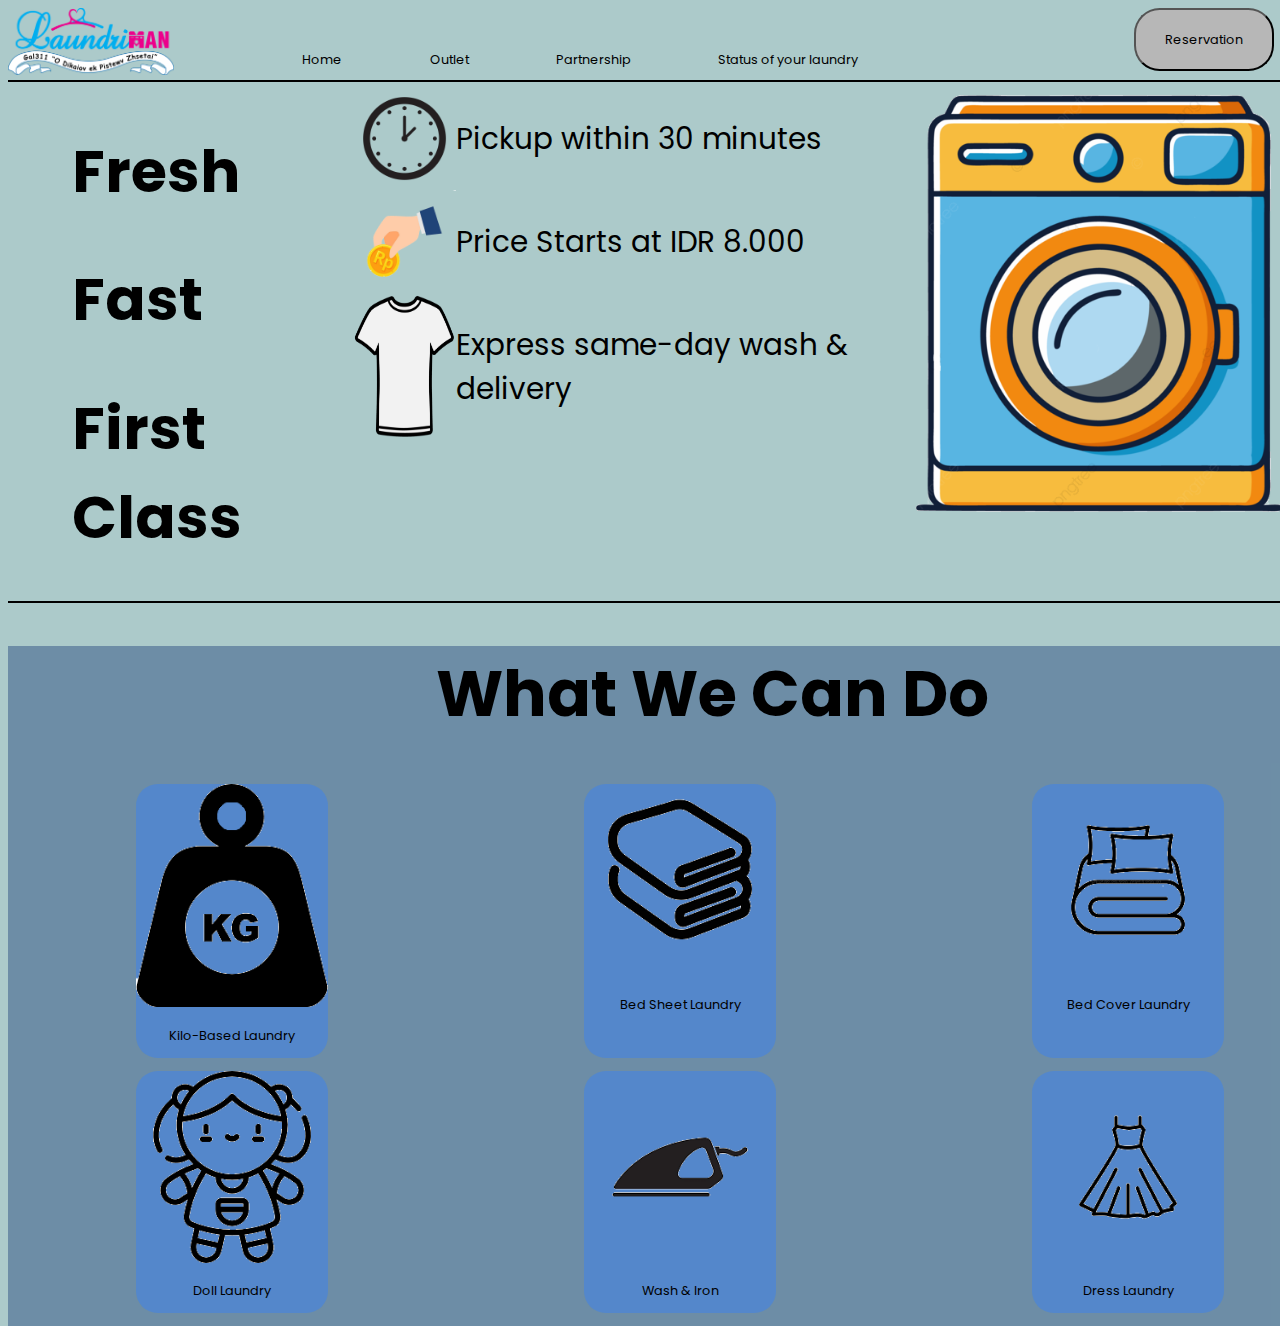
<file: index.html>
<!DOCTYPE html>
<html lang="en">

<head>
    <meta charset="UTF-8">
    <meta name="viewport" content="width=device-width, initial-scale=1.0">
    <title>Document</title>
    <link rel="stylesheet" href="style.css">
    <link rel="preconnect" href="https://fonts.googleapis.com">
    <link rel="preconnect" href="https://fonts.gstatic.com" crossorigin>
    <link rel="preconnect" href="https://fonts.googleapis.com">
    <link rel="preconnect" href="https://fonts.gstatic.com" crossorigin>
    <link
        href="https://fonts.googleapis.com/css2?family=Poppins:ital,wght@0,100;0,200;0,300;0,400;0,500;0,600;0,700;0,800;0,900;1,100;1,200;1,300;1,400;1,500;1,600;1,700;1,800;1,900&display=swap"
        rel="stylesheet">
</head>

<body>
    <header>
        <nav>
            <div class="navBar">
                <img src="images/logo.png" class="logo" alt="">
                <div class="navDiv">
                    <a class="navA" href="index.html">Home</a>
                    <a class="navA" href="outlet.html">Outlet</a>
                    <a class="navA" href="partnership.html">Partnership</a>
                    <a class="navA" href="status.html">Status of your laundry</a>
                </div>
                <div class="divBtn">
                    <button id="resvBtn">Reservation</button>
                </div>
            </div>
        </nav>

        <main>
            <div class="flavors">
                <div class="FlavorText">
                    <h1>Fresh</h1>
                    <h1>Fast</h1>
                    <h1>First Class</h1>
                </div>
                <div class="divFlavor">
                    <div class="flavorIMG">
                        <img src="images/clock.png" alt="graphic">
                        <p>Pickup within 30 minutes</p>
                    </div>
                    <div class="flavorIMG">
                        <img src="images/IDR.png" alt="graphic">
                        <p>Price Starts at IDR 8.000</p>
                    </div>
                    <div class="flavorIMG">
                        <img src="images/shirt.png" alt="graphic">
                        <p>Express same-day wash & delivery</p>
                    </div>
                </div>
                <div class="flavorPic">
                    <img src="images/washing machine.png" alt="graphic">
                </div>
            </div>
            <div class="resv">
                <p id="resvClose">X</p>
                <div class="resvCard">
                    <h1>Laundry Reservation</h1>
                    <div class="resvR">
                        <div class="resvF">
                            <h2>Name:</h2>
                            <input type="text" placeholder="Please Enter Your Name Here...">
                        </div>
                        <div class="resvF">
                            <h2>Address:</h2>
                            <input type="text" placeholder="Please Enter Your Adress Here...">
                        </div>
                    </div>
                    <div class="resvR2">
                        <div class="resvF">
                            <h2>Contact:</h2>
                            <input type="tel" placeholder="Please Enter Your Phone Number Here...">
                        </div>
                    </div>
                    <!-- <div class="resvR2">
                        <div class="resvF">
                            <h2>Select Type:</h2>
                            <p>later</p>
                        </div>
                        <div class="resvF">
                            <h2>Qty:</h2>
                            <p>later</p>
                        </div>
                    </div> -->
                    <div class="resvR3">
                        <h2>Order items</h2>
                        <form id="orderForm">
                            <div id="rowsContainer"></div>
                            <div class="actions">
                                <button type="submit" id="form-submit-btn">Submit order</button>
                            </div>
                        </form>
                    </div>
                    <div class="dateDiv">
                        <p>Please set up a pickup date</p>
                        <input type="date" id="myDate" value="2000-05-05">
                    </div>
                </div>
            </div>
            </div>
            <div class="info">
                <h1>What We Can Do</h1>
                <div class="infoR1">
                    <div class="infoCard">
                        <img src="images/kilo.png" alt="graphic">
                        <p>Kilo-Based Laundry</p>
                    </div>
                    <div class="infoCard">
                        <img src="images/bedsheet.png" alt="graphic">
                        <p>Bed Sheet Laundry</p>
                    </div>
                    <div class="infoCard">
                        <img src="images/bedcover.png" alt="graphic">
                        <p>Bed Cover Laundry</p>
                    </div>
                </div>
                <div class="infoR1">
                    <div class="infoCard">
                        <img src="images/doll.png" alt="graphic">
                        <p>Doll Laundry</p>
                    </div>
                    <div class="infoCard">
                        <img src="images/iron.png" alt="graphic">
                        <p>Wash & Iron</p>
                    </div>
                    <div class="infoCard">
                        <img src="images/dress.png" alt="graphic">
                        <p>Dress Laundry</p>
                    </div>
                </div>
            </div>
        </main>
    </header>

    <body></body>

    <script src="script.js"></script>
</body>

</html>
</file>
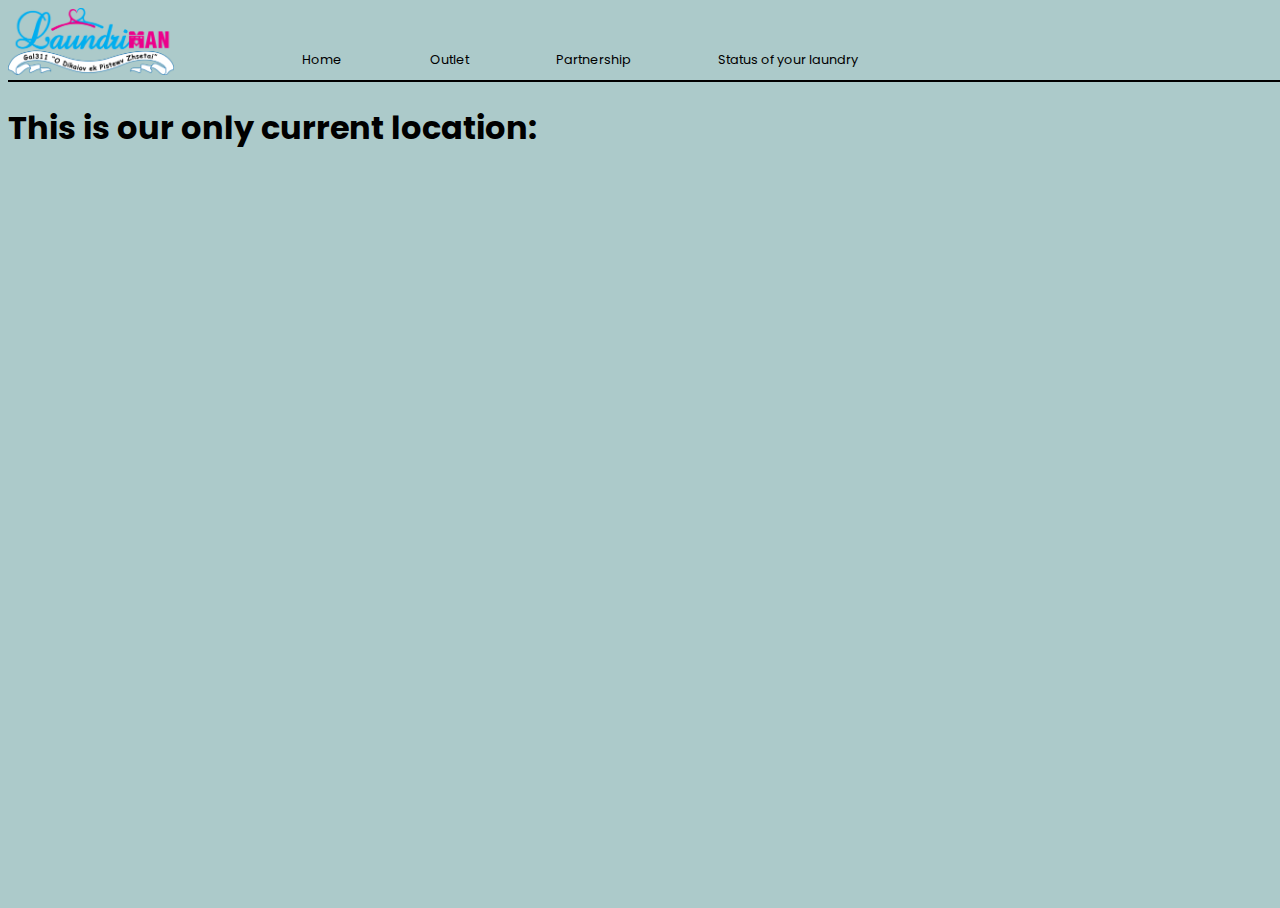
<file: outlet.html>
<!DOCTYPE html>
<html lang="en">

<head>
    <meta charset="UTF-8">
    <meta name="viewport" content="width=device-width, initial-scale=1.0">
    <title>Document</title>
    <link rel="stylesheet" href="style.css">
    <link rel="preconnect" href="https://fonts.googleapis.com">
    <link rel="preconnect" href="https://fonts.gstatic.com" crossorigin>
    <link rel="preconnect" href="https://fonts.googleapis.com">
    <link rel="preconnect" href="https://fonts.gstatic.com" crossorigin>
    <link
        href="https://fonts.googleapis.com/css2?family=Poppins:ital,wght@0,100;0,200;0,300;0,400;0,500;0,600;0,700;0,800;0,900;1,100;1,200;1,300;1,400;1,500;1,600;1,700;1,800;1,900&display=swap"
        rel="stylesheet">
</head>

<body>
    <header>
        <nav>
            <div class="navBar">
                <img src="images/logo.png" class="logo" alt="">
                <div class="navDiv">
                    <a class="navA" href="index.html">Home</a>
                    <a class="navA" href="outlet.html">Outlet</a>
                    <a class="navA" href="partnership.html">Partnership</a>
                    <a class="navA" href="status.html">Status of your laundry</a>
                </div>
                <!-- <div class="divBtn">
                    <button id="resvBtn">Reservation</button>
                </div> -->
            </div>
        </nav>
        <main>
            <h1>This is our only current location:</h1>
            <iframe
                src="https://www.google.com/maps/embed?pb=!1m18!1m12!1m3!1d3966.7355612480865!2d106.96297107557389!3d-6.166156360430662!2m3!1f0!2f0!3f0!3m2!1i1024!2i768!4f13.1!3m3!1m2!1s0x2e698b6975d0f9bd%3A0x80b818ebbe2b0baa!2sLaundriman!5e0!3m2!1sen!2sid!4v1764601303177!5m2!1sen!2sid"
                width="600" height="450" style="border:0;" allowfullscreen="" loading="lazy"
                referrerpolicy="no-referrer-when-downgrade"></iframe>
        </main>
</body>

</html>
</file>
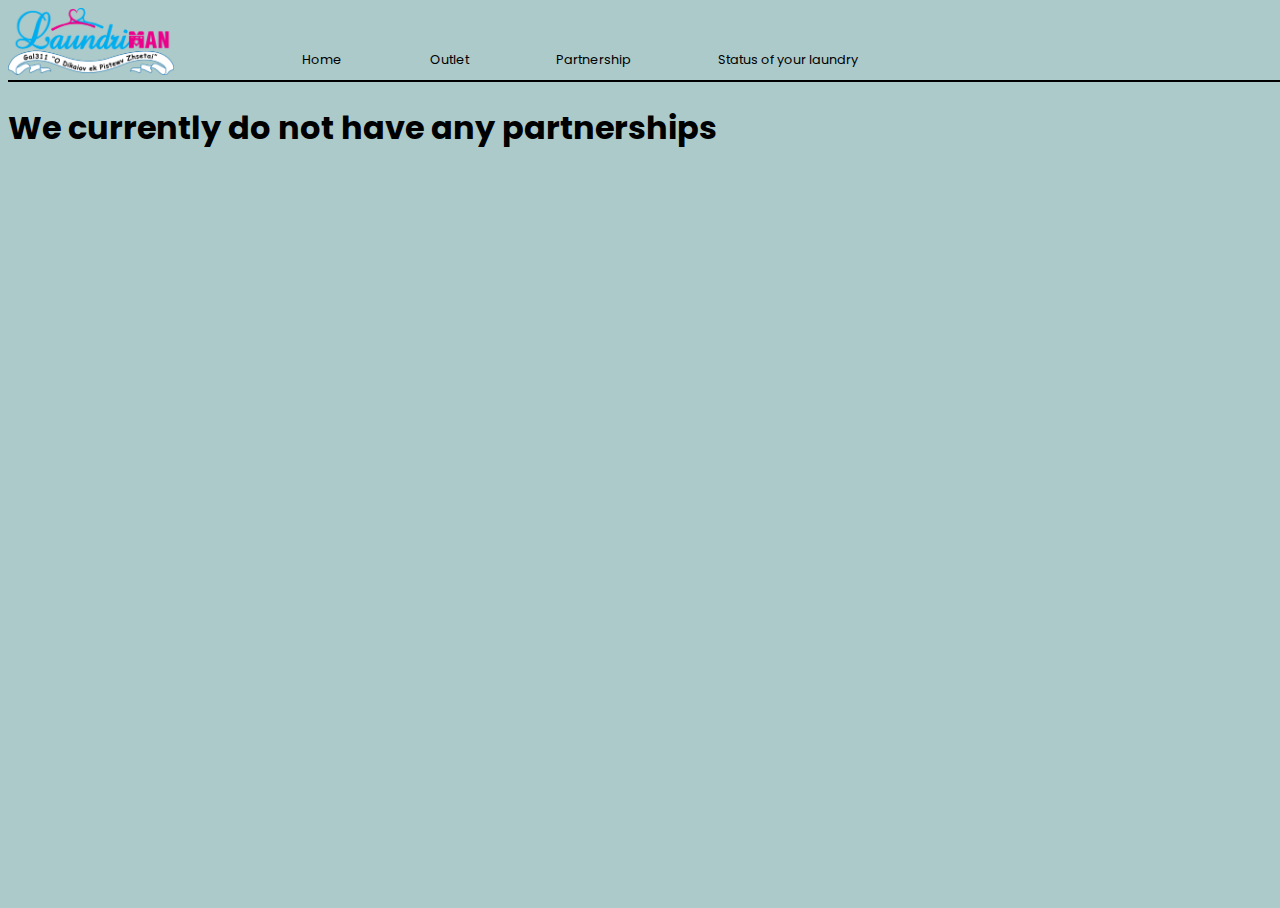
<file: partnership.html>
<!DOCTYPE html>
<html lang="en">

<head>
    <meta charset="UTF-8">
    <meta name="viewport" content="width=device-width, initial-scale=1.0">
    <title>Document</title>
    <link rel="stylesheet" href="style.css">
    <link rel="preconnect" href="https://fonts.googleapis.com">
    <link rel="preconnect" href="https://fonts.gstatic.com" crossorigin>
    <link rel="preconnect" href="https://fonts.googleapis.com">
    <link rel="preconnect" href="https://fonts.gstatic.com" crossorigin>
    <link
        href="https://fonts.googleapis.com/css2?family=Poppins:ital,wght@0,100;0,200;0,300;0,400;0,500;0,600;0,700;0,800;0,900;1,100;1,200;1,300;1,400;1,500;1,600;1,700;1,800;1,900&display=swap"
        rel="stylesheet">
</head>

<body>
    <header>
        <nav>
            <div class="navBar">
                <img src="images/logo.png" class="logo" alt="">
                <div class="navDiv">
                    <a class="navA" href="index.html">Home</a>
                    <a class="navA" href="outlet.html">Outlet</a>
                    <a class="navA" href="partnership.html">Partnership</a>
                    <a class="navA" href="status.html">Status of your laundry</a>
                </div>
                <!-- <div class="divBtn">
                    <button id="resvBtn">Reservation</button>
                </div> -->
            </div>
        </nav>
        <main>
            <h1>We currently do not have any partnerships</h1>
        </main>
</body>
</html>
</file>
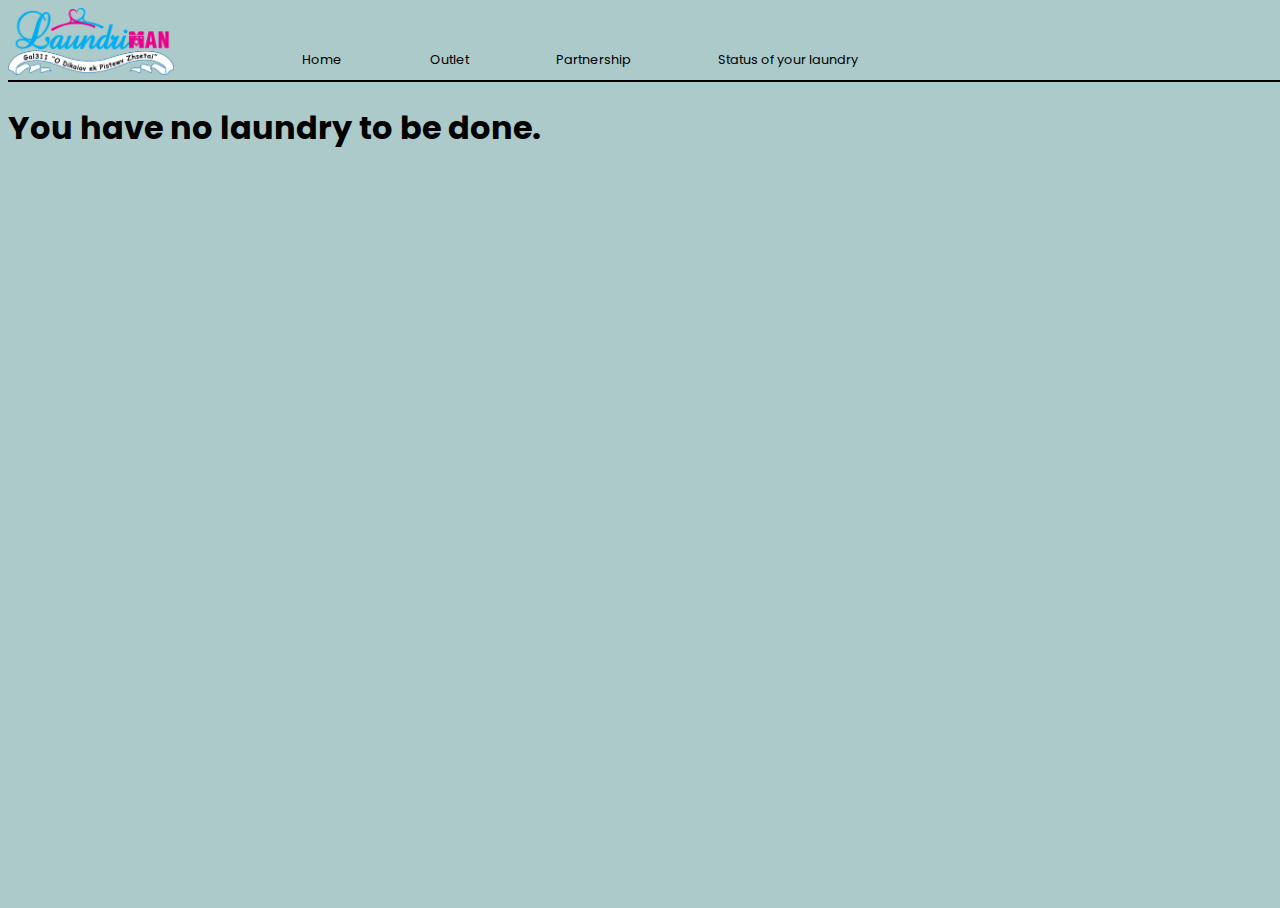
<file: status.html>
<!DOCTYPE html>
<html lang="en">

<head>
    <meta charset="UTF-8">
    <meta name="viewport" content="width=device-width, initial-scale=1.0">
    <title>Document</title>
    <link rel="stylesheet" href="style.css">
    <link rel="preconnect" href="https://fonts.googleapis.com">
    <link rel="preconnect" href="https://fonts.gstatic.com" crossorigin>
    <link rel="preconnect" href="https://fonts.googleapis.com">
    <link rel="preconnect" href="https://fonts.gstatic.com" crossorigin>
    <link
        href="https://fonts.googleapis.com/css2?family=Poppins:ital,wght@0,100;0,200;0,300;0,400;0,500;0,600;0,700;0,800;0,900;1,100;1,200;1,300;1,400;1,500;1,600;1,700;1,800;1,900&display=swap"
        rel="stylesheet">
</head>

<body>
    <header>
        <nav>
            <div class="navBar">
                <img src="images/logo.png" class="logo" alt="">
                <div class="navDiv">
                    <a class="navA" href="index.html">Home</a>
                    <a class="navA" href="outlet.html">Outlet</a>
                    <a class="navA" href="partnership.html">Partnership</a>
                    <a class="navA" href="status.html">Status of your laundry</a>
                </div>
                <!-- <div class="divBtn">
                    <button id="resvBtn">Reservation</button>
                </div> -->
            </div>
        </nav>
        <main>
            <h1>You have no laundry to be done.</h1>
        </main>
</body>
</html>
</file>
<file: style.css>
* {
  font-family: poppins;
}

html {
  height: 100%;
  width: 100%;
}

body {
  width: 100%;
  height: 100%;
}
/* 
  _   _             ____             
 | \ | |           |  _ \            
 |  \| | __ ___   _| |_) | __ _ _ __ 
 | . ` |/ _` \ \ / /  _ < / _` | '__|
 | |\  | (_| |\ V /| |_) | (_| | |   
 |_| \_|\__,_| \_/ |____/ \__,_|_|    
 */

.logo {
  width: 13vw;
}

.navBar {
  border-bottom: 0.17vw black solid;
  display: flex;
  padding-bottom: 0.4%;
  margin-bottom: 0.4%;
}

body {
  background-color: rgba(28, 110, 109, 0.365);
}

.navDiv {
  padding-top: 3%;
  padding-left: 10%;
  width: 65%;
}
.navA {
  margin-right: 10%;
  color: inherit;
  text-decoration: inherit;
  position: relative;
  font-size: 1vw;
}

.divBtn {
  position: relative;
  right: 0vw;
}

.divBtn button {
  border-radius: 2vw;
  padding: 25% 35% 25% 35%;
  font-size: 1vw;
}

/* 
  ______ _                       
 |  ____| |                      
 | |__  | | __ ___   _____  _ __ 
 |  __| | |/ _` \ \ / / _ \| '__|
 | |    | | (_| |\ V / (_) | |   
 |_|    |_|\__,_| \_/ \___/|_|   
*/

.flavors {
  display: flex;
  font-family: poppins;
  font-size: 2.3vw;
  padding-left: 5vw;
  border-bottom: 0.17vw black solid;
}

.flavorIMG {
  display: flex;
}

.flavorIMG img {
  width: 8vw;
  height: auto;
}

.flavorPic img {
  width: 30vw;
}

/* 
  _____                                _   _             
 |  __ \                              | | (_)            
 | |__) |___  ___  ___ _ ____   ____ _| |_ _  ___  _ __  
 |  _  // _ \/ __|/ _ \ '__\ \ / / _` | __| |/ _ \| '_ \ 
 | | \ \  __/\__ \  __/ |   \ V / (_| | |_| | (_) | | | |
 |_|  \_\___||___/\___|_|    \_/ \__,_|\__|_|\___/|_| |_|
*/

.resv {
  position: fixed;
  top: 0;
  left: 0;
  right: 0;
  bottom: 0;
  background-color: rgba(0, 0, 0, 0.475);
  width: 100%;
  height: 100%;
  visibility: hidden;
}

#resvClose {
  position: fixed;
  left: 3vw;
  top: 0vw;
  color: white;
  font-size: 2.5vw;
}

.resvCard {
  background-color: rgb(217, 217, 217);
  margin: 5%;
  margin-top: 1%;
  padding: 1%;
  border-radius: 3vw;
  width: auto;
  height: auto;
}

.resvR {
  display: flex;
}

.resvF input::placeholder {
  font-size: 0.7vw;
  font-style: italic;
  color: black;
}

.resvF input {
  background: none;
  background-color: rgb(183, 183, 183);
}

.resvF h2 {
  margin-bottom: 0.000001vw;
}

.resvR2 {
  display: flex;
  border-bottom: 0.1vw black solid;
  padding-bottom: 1vw;
}

.resvF {
  margin-right: 1vw;
}

.resvR3 {
  height: 15vw; /* fixed height */
  overflow-y: auto; /* <-- vertical scrolling */
  overflow-x: hidden; /* optional: prevent horizontal scroll */
  padding: 10px;
}

.orderform {
  padding-left: 100vw;
}
.row {
  display: flex;
  gap: 5px;
  align-items: center;
  margin-bottom: 1vw;
}
select,
input[type="number"] {
  padding: 0.0005vw 0.0005vw;
  font-size: 14px;
}
button {
  padding: 0.2vw 0.5vw;
  font-size: 14px;
  cursor: pointer;
  background: rgb(183, 183, 183);
  color: black;
}

.controls {
  display: flex;
  gap: 1vw;
}

.remove {
  background: #ff99a2;
  border: 0.1vw solid rgb(255, 0, 25);
}

.add {
  background: rgb(193, 242, 220);
  border: 0.1vw solid #00ff59;
}

.qtyInput {
  background: rgb(183, 183, 183);
  color: black;
}

.inputItem {
  background: rgb(183, 183, 183);
  color: black;
}

.dateDiv{
  margin-left: 1vw;
}


/* 
  _____        __      
 |_   _|      / _|     
   | |  _ __ | |_ ___  
   | | | '_ \|  _/ _ \ 
  _| |_| | | | || (_) |
 |_____|_| |_|_| \___/ 
*/

.info {
  padding-left: 10vw;
  font-family: poppins;
  text-align: center;
  background-color: rgba(30, 66, 121, 0.445);
}

.info h1 {
  font-size: 5vw;
}

.infoR1 {
  display: flex;
}

.infoCard {
  background-color: rgba(59, 131, 240, 0.507);
  margin-right: 20vw;
  margin-bottom: 1vw;
  border-radius: 1.7vw;
}

.infoCard p {
  font-size: 1vw;
}

.infoCard img {
  width: 15vw;
  height: auto;
}
</file>
